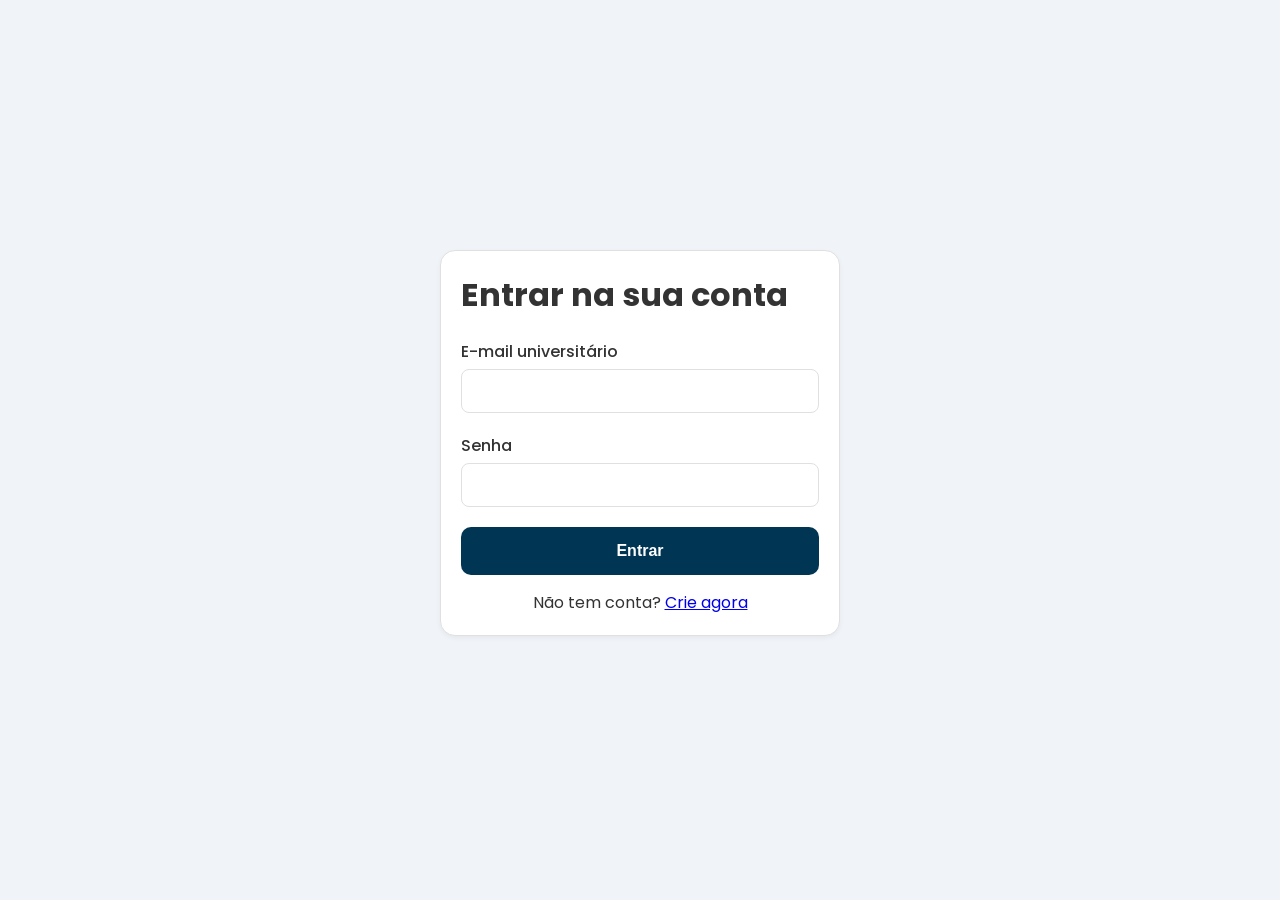
<file: index.html>
<!DOCTYPE html>
<html lang="pt-BR">
<head>
    <meta charset="UTF-8">
    <meta name="viewport" content="width=device-width, initial-scale=1.0">
    <title>Login</title>
    <link rel="stylesheet" href="css/style.css">
</head>
<body class="auth-body">
    <div class="auth-container card">
        <h1>Entrar na sua conta</h1>
        <form id="login-form" style="margin-top: 20px;">
            <div class="form-group">
                <label for="email">E-mail universitário</label>
                <input type="email" id="email" required>
            </div>
            <div class="form-group">
                <label for="password">Senha</label>
                <input type="password" id="password" required>
            </div>
            <button type="submit" class="btn btn-primary">Entrar</button>
            <p id="error-message" style="color: red; text-align: center; margin-top: 10px;"></p>
            <p style="text-align: center; margin-top: 15px;">
                Não tem conta? <a href="cadastro.html">Crie agora</a>
            </p>
        </form>
    </div>
    <script src="js/main.js"></script>
</body>
</html>
</file>
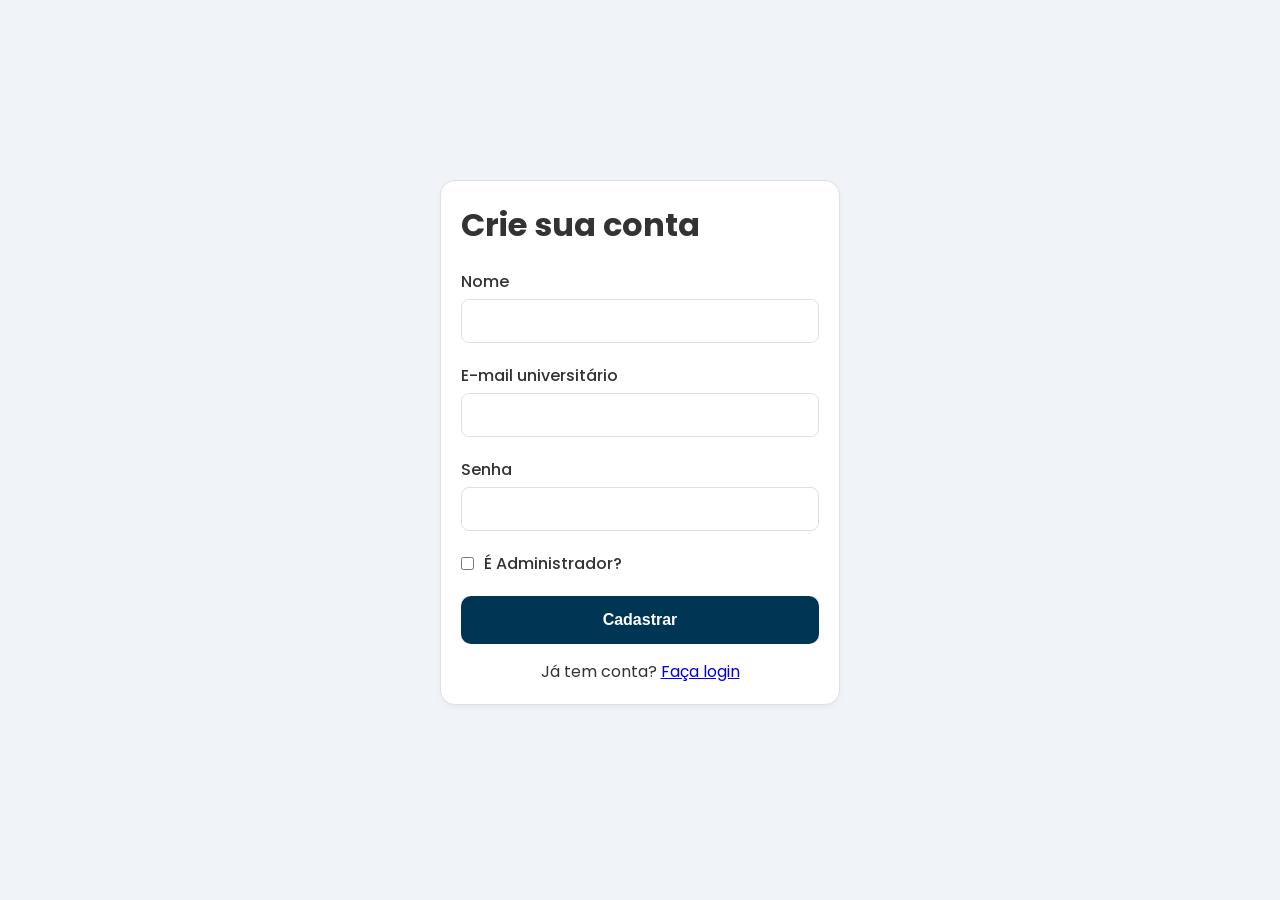
<file: cadastro.html>
<!DOCTYPE html>
<html lang="pt-BR">
<head>
    <meta charset="UTF-8">
    <meta name="viewport" content="width=device-width, initial-scale=1.0">
    <title>Cadastro</title>
    <link rel="stylesheet" href="css/style.css">
</head>
<body class="auth-body">
    <div class="auth-container card">
        <h1>Crie sua conta</h1>
        <form id="register-form" style="margin-top: 20px;">
            <div class="form-group">
                <label for="name">Nome</label>
                <input type="text" id="name" required>
            </div>
            <div class="form-group">
                <label for="email">E-mail universitário</label>
                <input type="email" id="email" required>
            </div>
            <div class="form-group">
                <label for="password">Senha</label>
                <input type="password" id="password" required>
            </div>
            <div class="form-group" style="display: flex; align-items: center; gap: 10px;">
                <input type="checkbox" id="is-admin" style="width: auto;">
                <label for="is-admin" style="margin-bottom: 0;">É Administrador?</label>
            </div>
            <button type="submit" class="btn btn-primary">Cadastrar</button>
            <p id="error-message" style="color: red; text-align: center; margin-top: 10px;"></p>
            <p style="text-align: center; margin-top: 15px;">
                Já tem conta? <a href="index.html">Faça login</a>
            </p>
        </form>
    </div>
    <script src="js/main.js"></script>
</body>
</html>
</file>
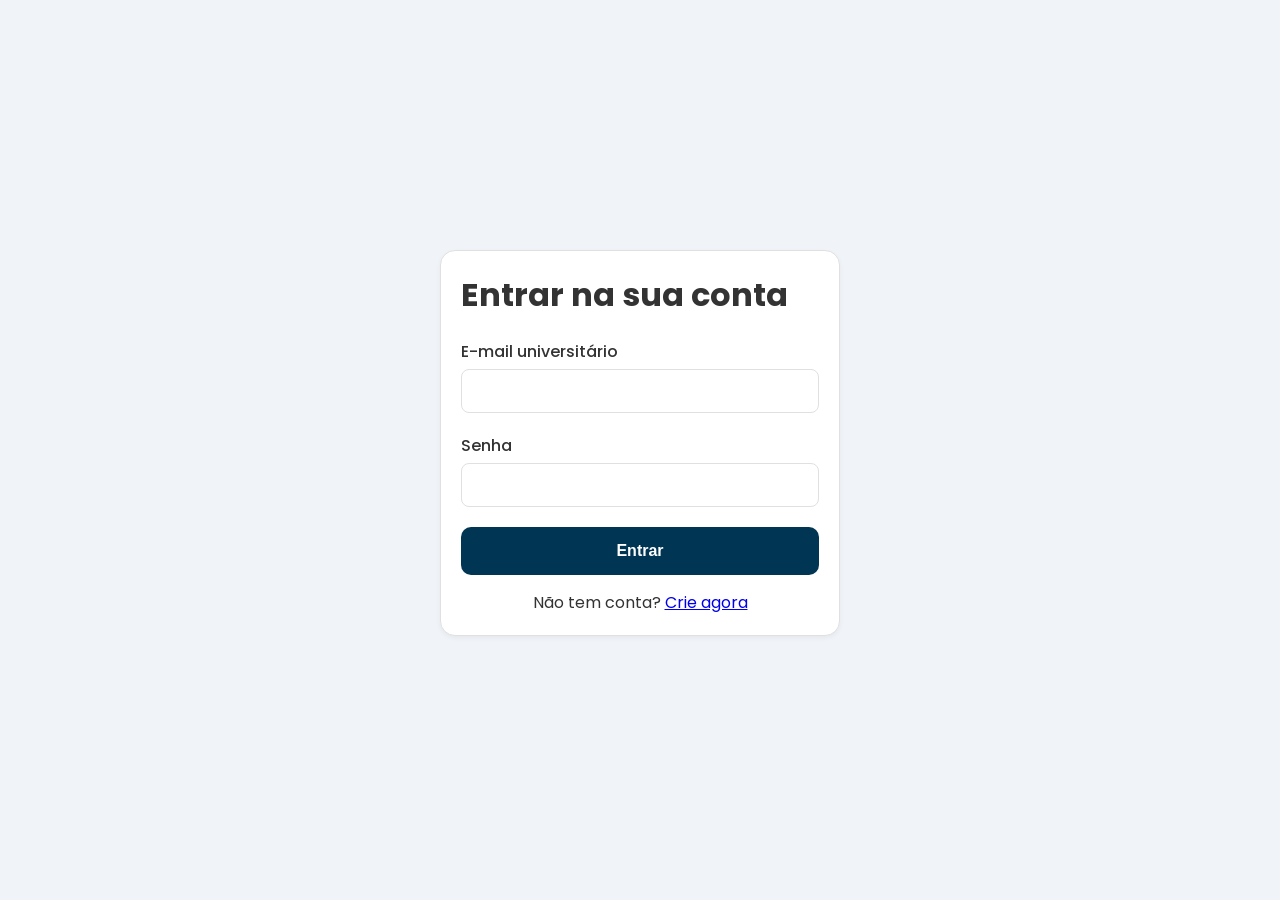
<file: favoritos.html>
<!DOCTYPE html>
<html lang="pt-BR">
<head>
    <meta charset="UTF-8">
    <meta name="viewport" content="width=device-width, initial-scale=1.0">
    <title>Favoritos</title>
    <link rel="stylesheet" href="css/style.css">
    <link href="https://fonts.googleapis.com/icon?family=Material+Icons" rel="stylesheet">
</head>
<body>
    <div class="mobile-container">
        <header class="header">
            <a href="cardapio.html" class="icon material-icons" style="color: white; text-decoration: none;">arrow_back</a>
            <h1><span class="material-icons icon-chef">favorite</span> Favoritos</h1>
            <div></div>
        </header>
        <main class="main-content">
            <h2 class="page-title">Meus Favoritos</h2>
            <div id="favorites-container">
            </div>
            <button type="button" class="btn btn-primary" style="margin-top: 20px;">Adicionar ao Carrinho</button>
        </main>
    </div>
    <script src="js/main.js"></script>
</body>
</html>
</file>
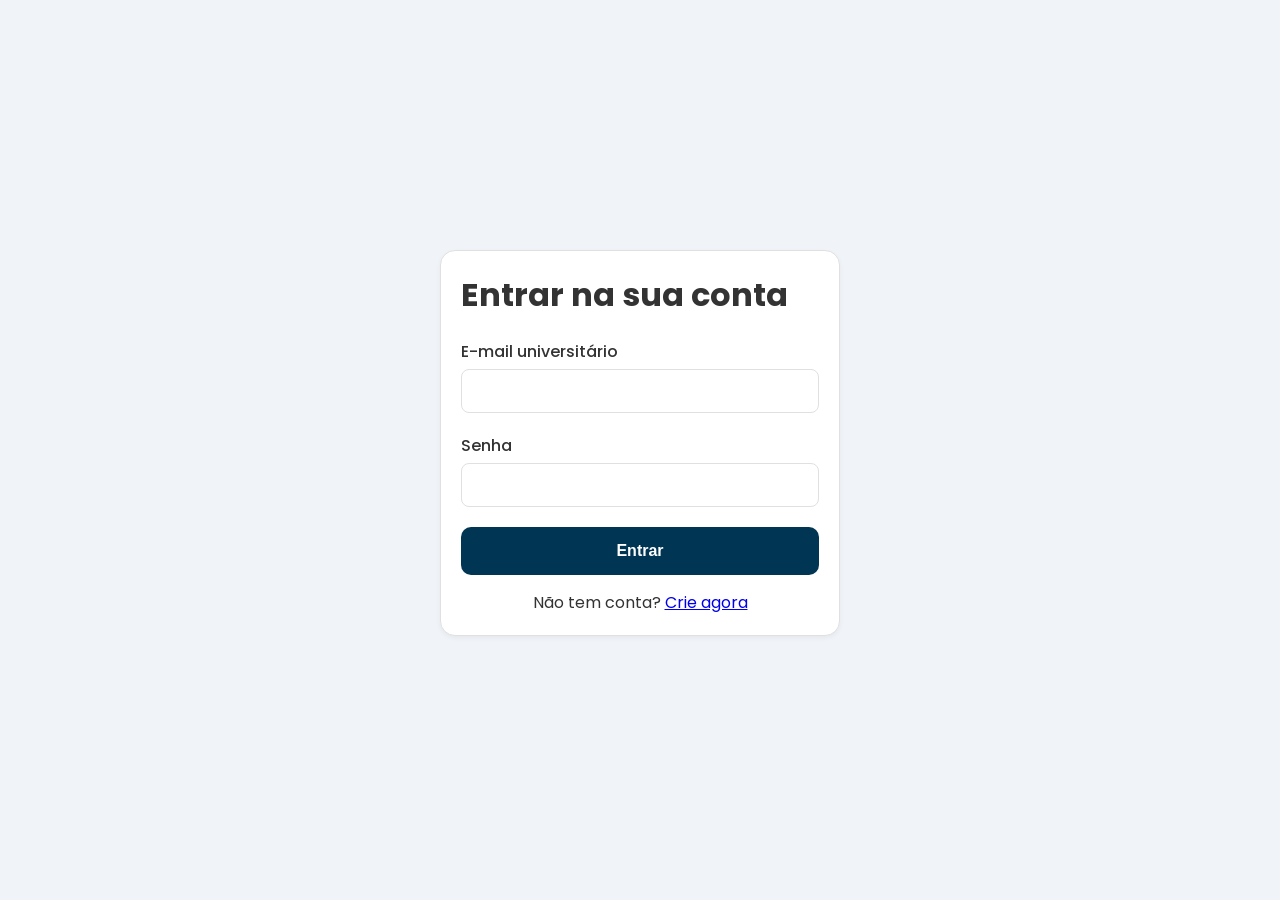
<file: historico.html>
<!DOCTYPE html>
<html>
<head>
    <title>Histórico de Pedidos</title>
    <link rel="stylesheet" href="css/style.css">
    <link href="https://fonts.googleapis.com/icon?family=Material+Icons" rel="stylesheet">
</head>
<body>
    <div class="mobile-container">
        <header class="header">
            <a href="cardapio.html" class="icon material-icons" style="color: white; text-decoration: none;">arrow_back</a>
            <h1>Histórico de Pedidos</h1>
            <div></div>
        </header>
        <main class="main-content">
            <div id="history-container">
            </div>
        </main>
    </div>
    <script src="js/main.js"></script>
</body>
</html>
</file>
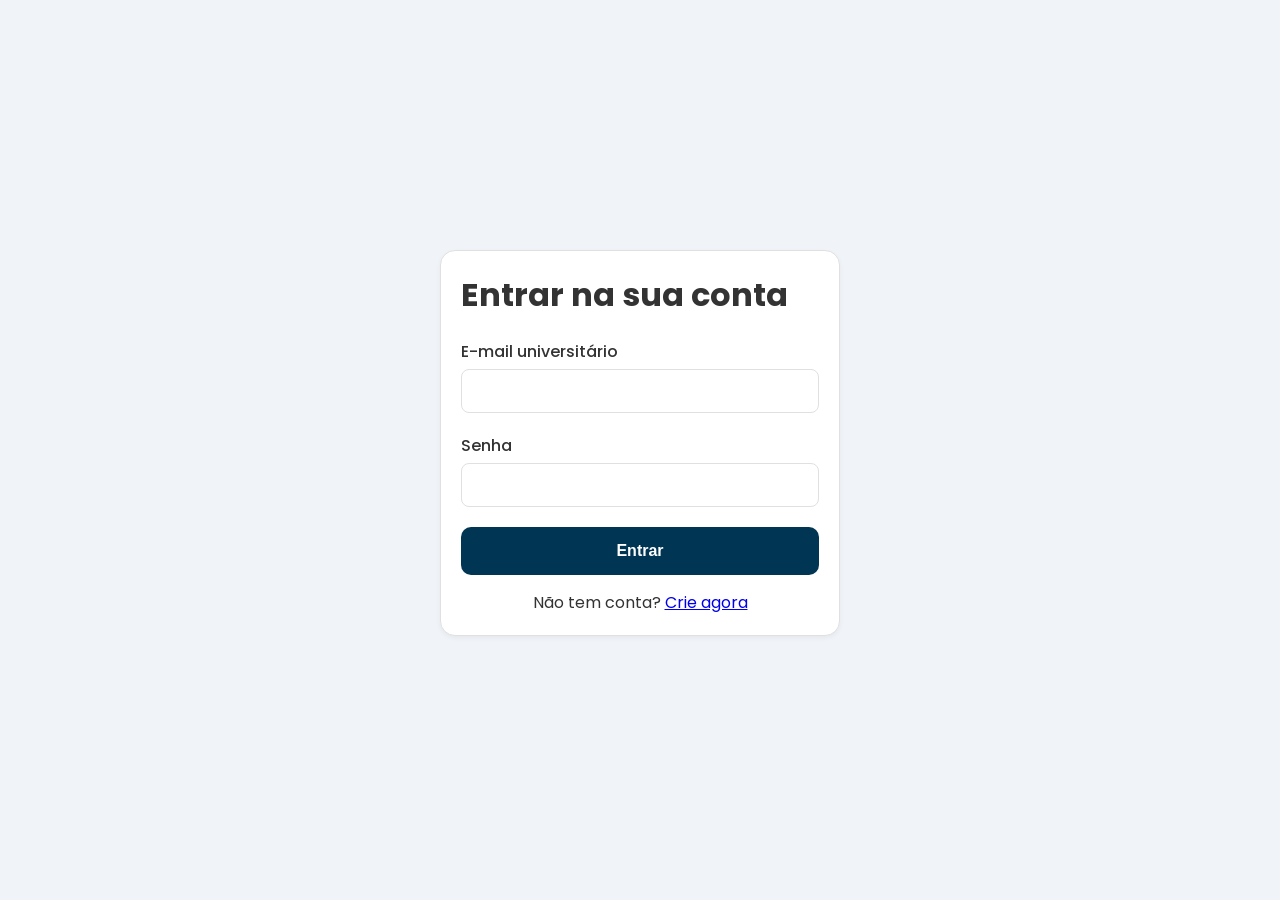
<file: meu-pedido.html>
<!DOCTYPE html>
<html lang="pt-BR">
<head>
    <meta charset="UTF-8">
    <meta name="viewport" content="width=device-width, initial-scale=1.0">
    <title>Meu Pedido</title>
    <link rel="stylesheet" href="css/style.css">
    <link href="https://fonts.googleapis.com/icon?family=Material+Icons" rel="stylesheet">
</head>
<body>
    <div class="mobile-container">
        <header class="header">
            <a href="cardapio.html" class="icon material-icons" style="color: white; text-decoration: none;">arrow_back</a>
            <h1>Meu Pedido</h1>
            <div></div>
        </header>
        <main class="main-content">
            <h2 class="page-title">Itens do Pedido</h2>

            <div id="cart-items-container">
            </div>

            <div class="card" style="margin-top: 30px;">
                <h2 class="page-title">Total do Pedido</h2>
                <div style="display: flex; justify-content: space-between; margin-bottom: 10px;">
                    <span>Subtotal:</span>
                    <strong id="subtotal-value">R$ 0,00</strong>
                </div>
                <div style="display: flex; justify-content: space-between; margin-bottom: 15px;">
                    <span>Taxa de Serviço (10%):</span>
                    <strong id="tax-value">R$ 0,00</strong>
                </div>
                <div style="display: flex; justify-content: space-between; font-size: 20px;">
                    <span>Total:</span>
                    <strong id="total-value">R$ 0,00</strong>
                </div>
            </div>

            <a href="pagamento.html" class="btn btn-primary" style="margin-top: 20px;">Finalizar Compra</a>
        </main>
    </div>
    <script src="js/main.js"></script>
</body>
</html>
</file>
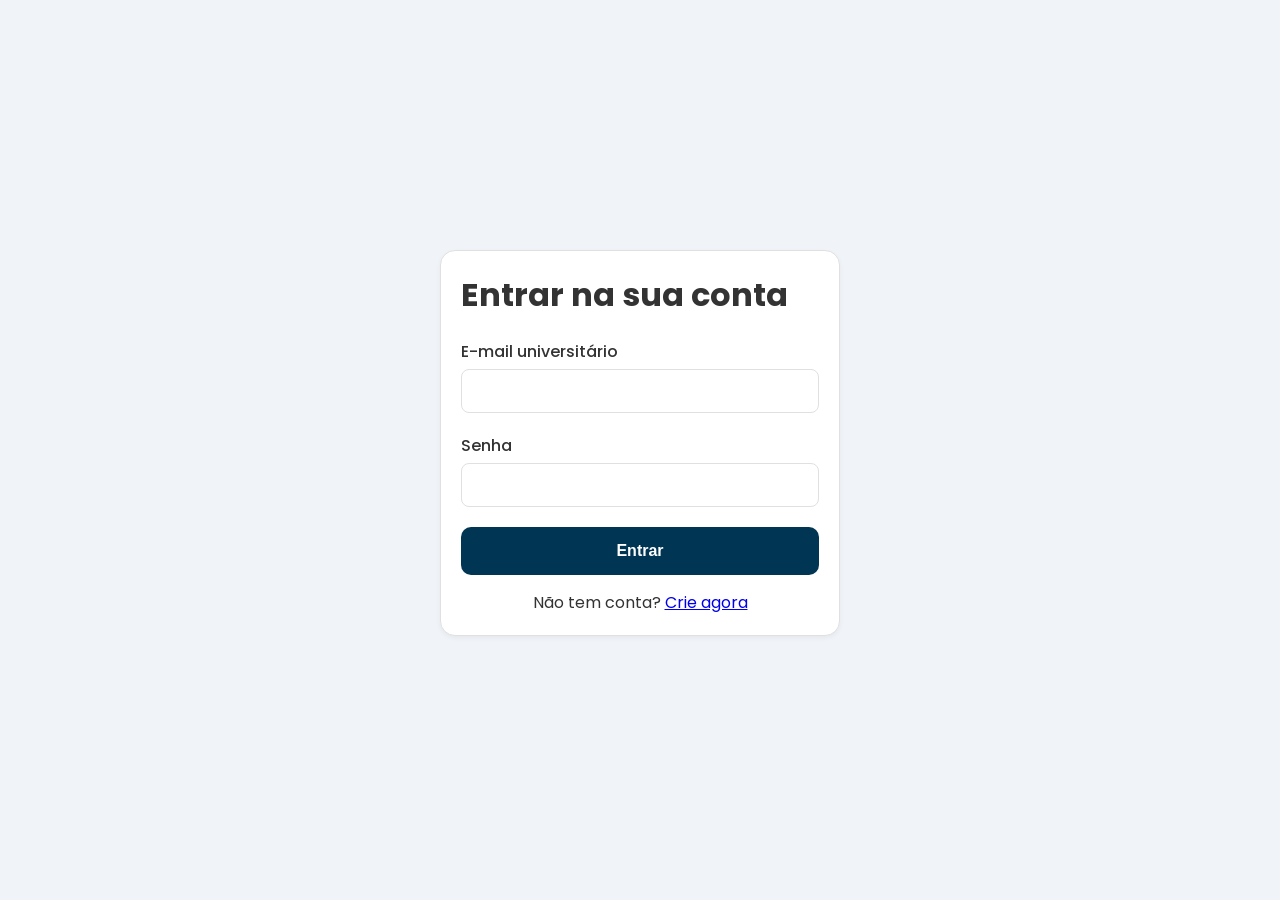
<file: notificacoes.html>
<!DOCTYPE html>
<html>
<head>
    <title>Notificações</title>
    <link rel="stylesheet" href="css/style.css">
    <link href="https://fonts.googleapis.com/icon?family=Material+Icons" rel="stylesheet">
</head>
<body>
    <div class="mobile-container">
        <header class="header">
            <a href="cardapio.html" class="icon material-icons" style="color: white; text-decoration: none;">arrow_back</a>
            <h1>Notificações</h1>
            <div></div>
        </header>
        <main class="main-content">
            <h2 class="page-title">Alertas Recentes</h2>
            <div id="notifications-container">
            </div>
            <h2 class="page-title" style="margin-top: 30px;">Preferências</h2>
            <div class="card" style="display: flex; justify-content: space-between; align-items: center;">
                <span>Promoções e Ofertas</span>
                <label class="switch"><input type="checkbox" checked><span class="slider"></span></label>
            </div>
            <div class="card" style="display: flex; justify-content: space-between; align-items: center;">
                <span>Novos Itens e Cardápio</span>
                <label class="switch"><input type="checkbox"><span class="slider"></span></label>
            </div>
        </main>
    </div>
    <script src="js/main.js"></script>
</body>
</html>
</file>
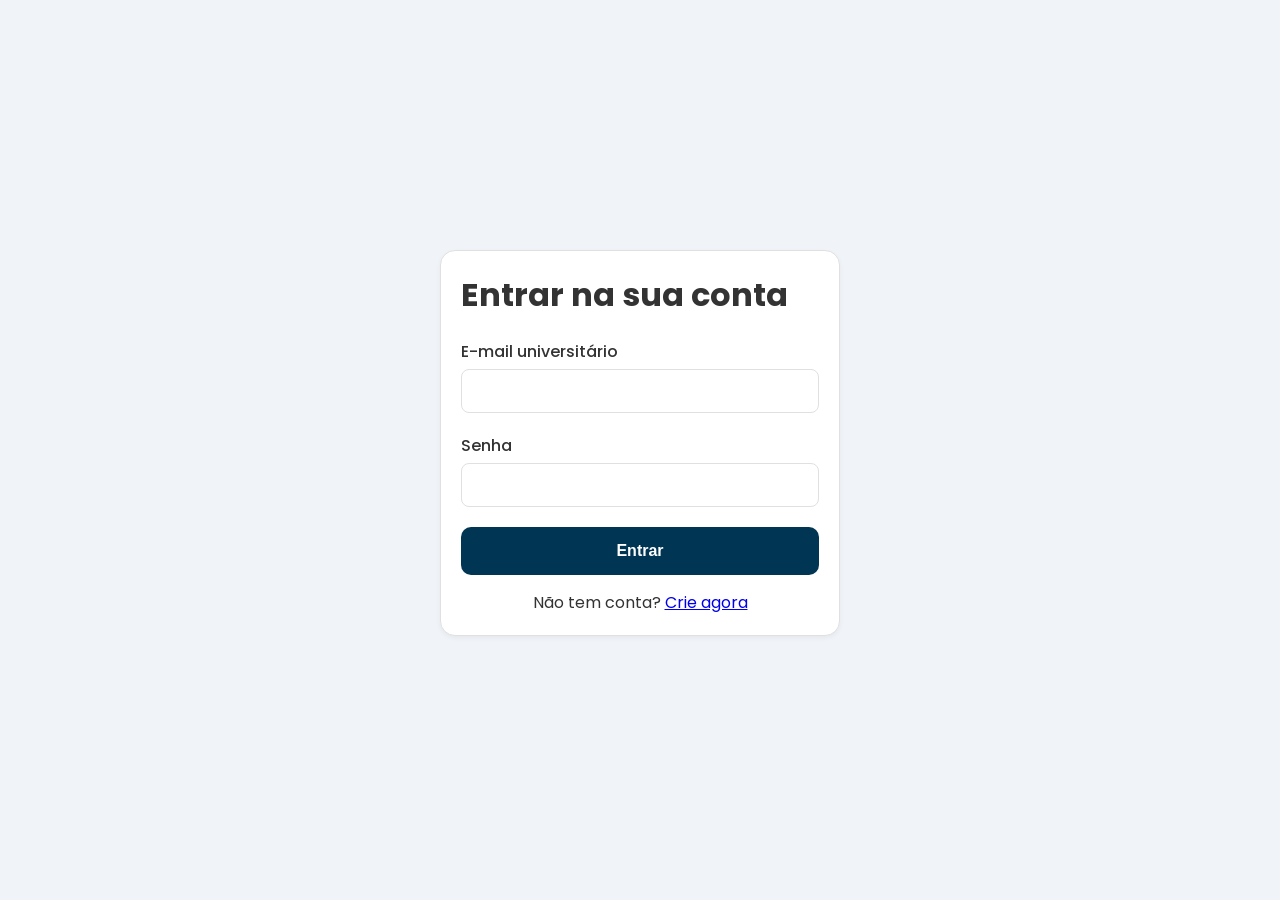
<file: pagamento.html>
<!DOCTYPE html>
<html lang="pt-BR">
<head>
    <title>Pagamento</title>
    <link rel="stylesheet" href="css/style.css">
    <link href="https://fonts.googleapis.com/icon?family=Material+Icons" rel="stylesheet">
</head>
<body>
    <div class="mobile-container">
        <header class="header">
            <a href="meu-pedido.html" class="icon material-icons" style="color: white; text-decoration: none;">arrow_back</a>
            <h1>Pagamento</h1>
            <div></div>
        </header>
        <main class="main-content">
            <h2 class="page-title">Métodos de Pagamento</h2>
            <div class="tabs">
                <button class="tab-button active">Cartão de Crédito/Débito</button>
                <button class="tab-button">PIX</button>
            </div>
            <form>
                <div class="form-group">
                    <label>Nome no Cartão</label><input type="text">
                </div>
                <div class="form-group">
                    <label>Número do Cartão</label><input type="text">
                </div>
                <div style="display: flex; gap: 15px;">
                    <div class="form-group" style="flex: 1;">
                        <label>Validade (MM/AA)</label><input type="text">
                    </div>
                    <div class="form-group" style="flex: 1;">
                        <label>CVV</label><input type="text">
                    </div>
                </div>
            </form>
            <button type="button" class="btn btn-primary btn-finish-purchase" style="margin-top: 20px;">Pagar com Cartão</button>
        </main>
    </div>
    <script src="js/main.js"></script>
</body>
</html>
</file>
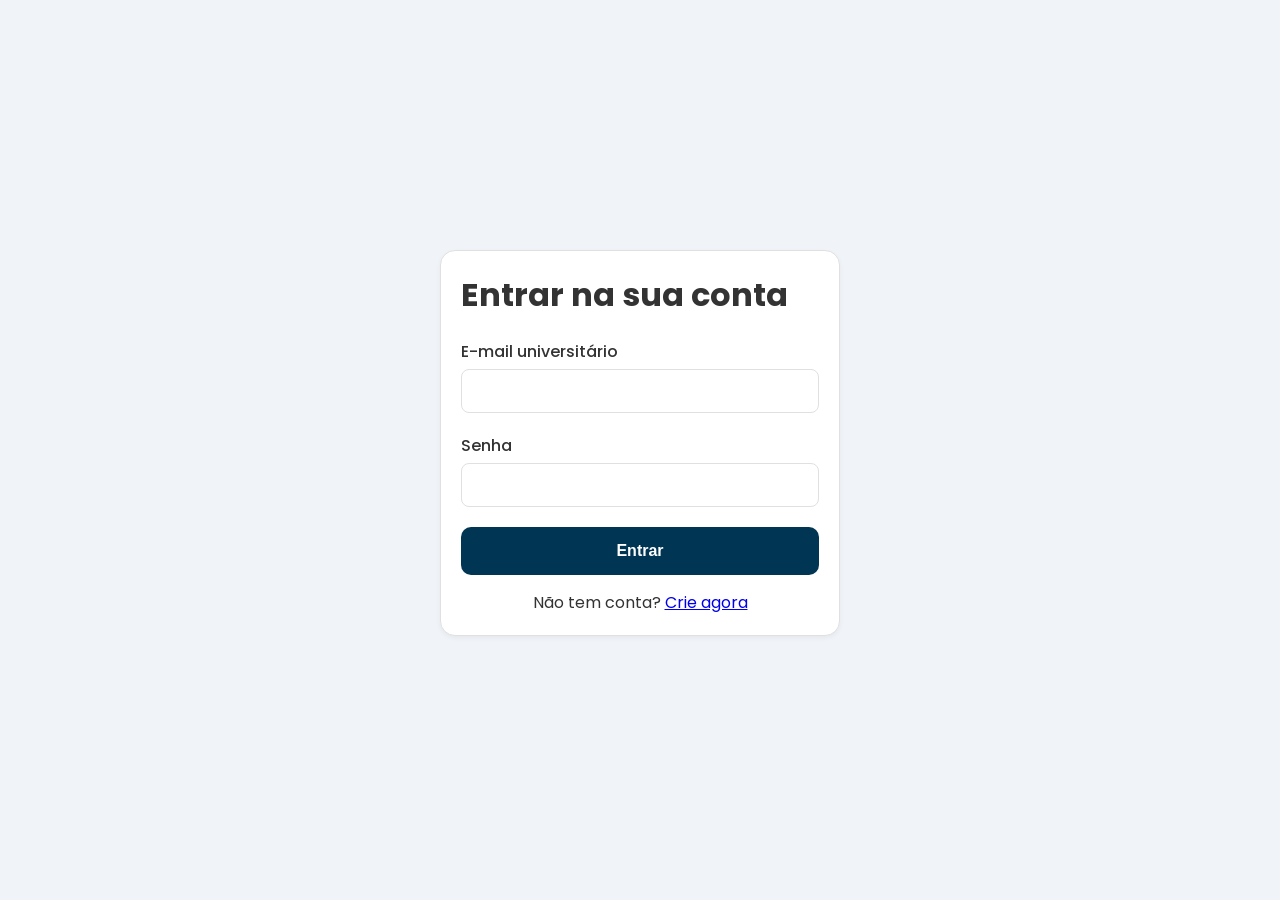
<file: perfil.html>
<!DOCTYPE html>
<html lang="pt-BR">
<head>
    <meta charset="UTF-8">
    <meta name="viewport" content="width=device-width, initial-scale=1.0">
    <title>Dados Pessoais</title>
    <link rel="stylesheet" href="css/style.css">
    <link href="https://fonts.googleapis.com/icon?family=Material+Icons" rel="stylesheet">
</head>
<body>
    <div class="mobile-container">
        <header class="header">
            <a href="cardapio.html" class="icon material-icons" style="color: white; text-decoration: none;">arrow_back</a>
            <h1><span class="material-icons icon-chef">person</span> Dados Pessoais</h1>
            <div></div>
        </header>
        <main class="main-content">
            <h2 class="page-title">Editar seus dados</h2>
            <form>
                <div class="form-group">
                    <label>Nome</label>
                    <input type="text" value="">
                </div>
                <div class="form-group">
                    <label>E-mail universitário</label>
                    <input type="email" value="" readonly>
                </div>
                <div class="form-group">
                    <label>Senha</label>
                    <input type="password" value="********">
                </div>
                
                <button type="button" style="background: none; border: none; padding: 0; text-decoration: none; color: var(--secondary-color); font-weight: 500; cursor: pointer; font-size: 16px;">Mudar senha</button>
                
                <button type="button" class="btn btn-primary btn-save" style="margin-top: 20px;">Salvar alterações</button>
                <button id="logout-button" class="btn" style="background-color: var(--danger-color); color: white; margin-top: 10px;">
                    Sair (Logout)
                </button>
            </form>
        </main>

        <nav class="bottom-nav">
            <a href="cardapio.html" class="nav-item" id="nav-cardapio">
                <span class="material-icons">restaurant_menu</span>
                <span>Cardápio</span>
            </a>
            <a href="favoritos.html" class="nav-item" id="nav-favoritos">
                <span class="material-icons">favorite</span>
                <span>Favoritos</span>
            </a>
            <a href="historico.html" class="nav-item" id="nav-historico">
                <span class="material-icons">history</span>
                <span>Histórico</span>
            </a>
            <a href="perfil.html" class="nav-item" id="nav-perfil">
                <span class="material-icons">person</span>
                <span>Perfil</span>
            </a>
        </nav>
    </div>
    <script src="js/main.js"></script>
</body>
</html>
</file>
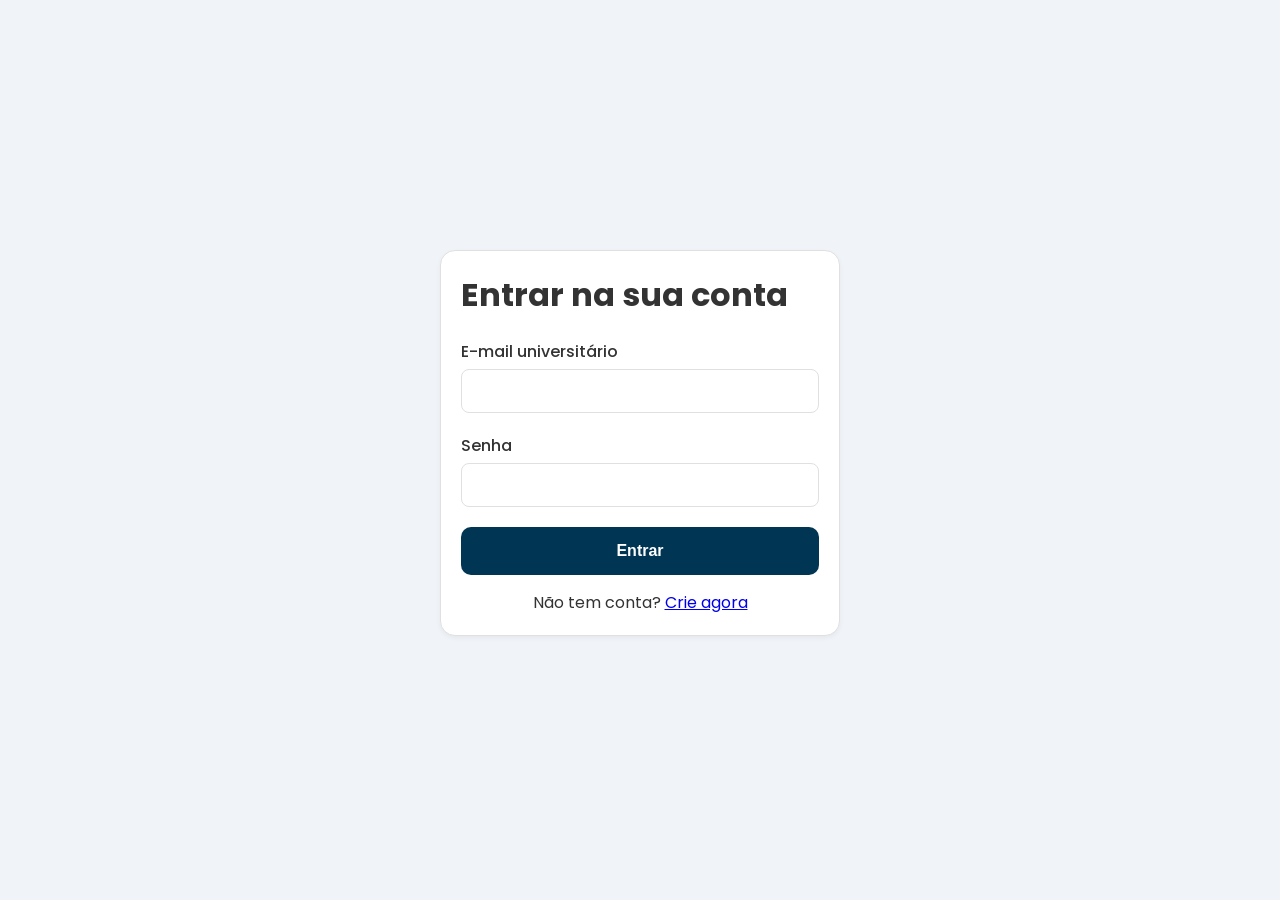
<file: recompensas.html>
<!DOCTYPE html>
<html lang="pt-BR">
<head>
    <meta charset="UTF-8">
    <meta name="viewport" content="width=device-width, initial-scale=1.0">
    <title>Sistema de Recompensas</title>
    <link rel="stylesheet" href="css/style.css">
    <link href="https://fonts.googleapis.com/icon?family=Material+Icons" rel="stylesheet">
</head>
<body>
    <div class="mobile-container">
        <header class="header">
            <a href="cardapio.html" class="icon material-icons" style="color: white; text-decoration: none;">arrow_back</a>
            <h1><span class="material-icons icon-chef">military_tech</span> Sistema de Recompensas</h1>
            <div></div>
        </header>
        <main class="main-content">
            <div class="card" style="background-color: var(--primary-color); color: white; text-align: center;">
                <h2 style="font-size: 32px; font-weight: 700;">1.250</h2>
                <p>Pontos acumulados</p>
            </div>

            <h2 class="page-title" style="margin-top: 20px;">Troque seus pontos</h2>
            <div id="rewards-container">
            </div>

            <div class="card" style="margin-top: 20px; text-align: center;">
                <a href="historico.html" style="text-decoration: none; color: var(--text-color); font-weight: 600;">
                    <span class="material-icons" style="vertical-align: middle;">calendar_today</span>
                    Histórico de pontos
                </a>
            </div>
        </main>
    </div>
    <script src="js/main.js"></script>
</body>
</html>
</file>
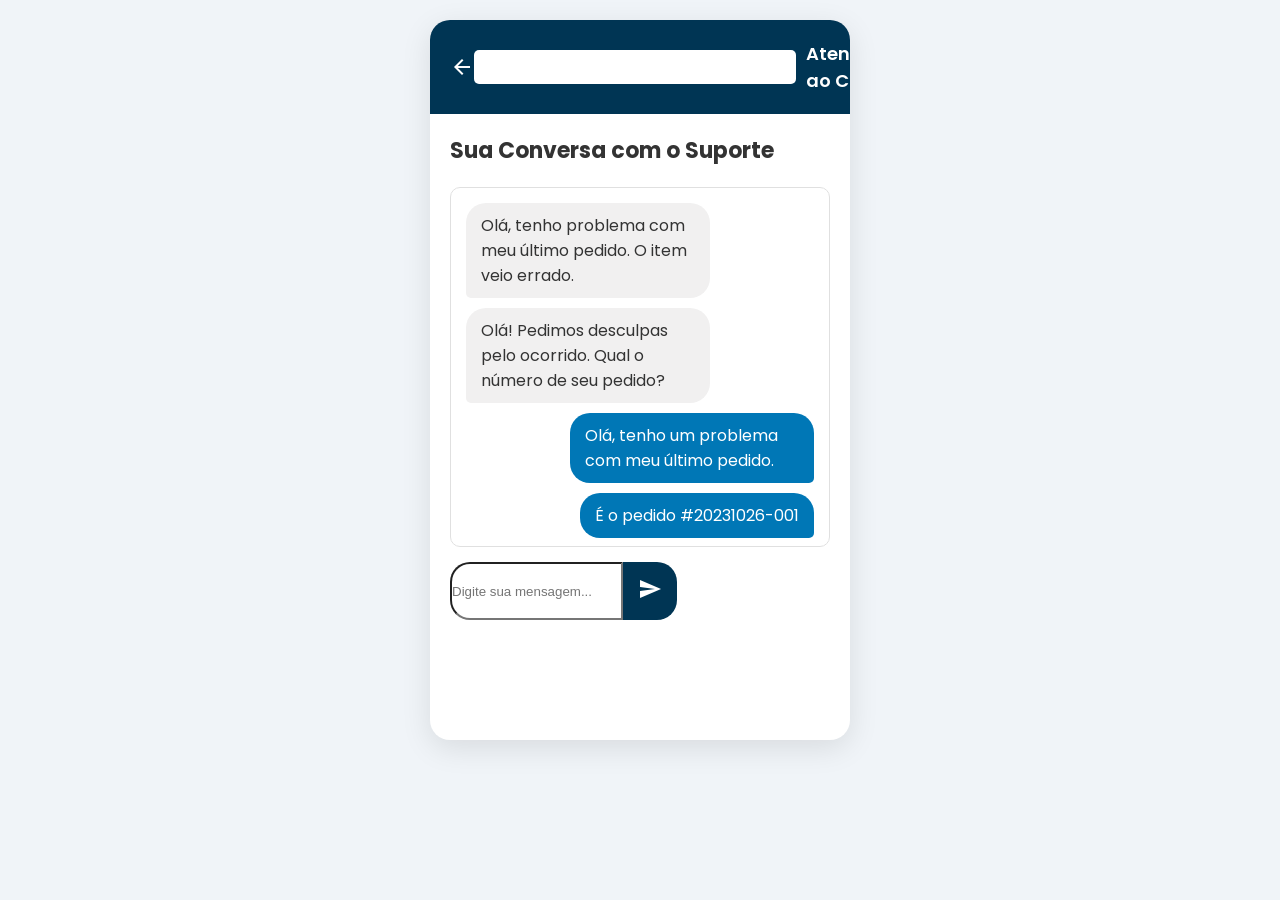
<file: suporte.html>
<!DOCTYPE html>
<html lang="pt-BR">
<head>
    <meta charset="UTF-8">
    <meta name="viewport" content="width=device-width, initial-scale=1.0">
    <title>Atendimento ao Cliente</title>
    <link rel="stylesheet" href="css/style.css">
    <link href="https://fonts.googleapis.com/icon?family=Material+Icons" rel="stylesheet">
    <style>
        .chat-box {
            height: 40vh;
            overflow-y: auto;
            border: 1px solid var(--border-color);
            border-radius: 10px;
            padding: 15px;
            display: flex;
            flex-direction: column;
            gap: 10px;
        }
        .chat-message {
            padding: 10px 15px;
            border-radius: 20px;
            max-width: 70%;
            word-wrap: break-word;
        }
        .user-message {
            background-color: var(--secondary-color);
            color: white;
            align-self: flex-end;
            border-bottom-right-radius: 5px;
        }
        .support-message {
            background-color: #f1f0f0;
            color: var(--text-color);
            align-self: flex-start;
            border-bottom-left-radius: 5px;
        }
        .chat-input {
            display: flex;
            margin-top: 15px;
        }
    </style>
</head>
<body>
    <div class="mobile-container">
        <header class="header">
            <a href="cardapio.html" class="icon material-icons" style="color: white; text-decoration: none;">arrow_back</a>
            <h1><span class="material-icons icon-chef">support_agent</span> Atendimento ao Cliente</h1>
            <div></div>
        </header>
        <main class="main-content">
            <h2 class="page-title">Sua Conversa com o Suporte</h2>
            <div class="chat-box">
                <div class="chat-message support-message">Olá, tenho problema com meu último pedido. O item veio errado.</div>
                <div class="chat-message support-message">Olá! Pedimos desculpas pelo ocorrido. Qual o número de seu pedido?</div>
                <div class="chat-message user-message">Olá, tenho um problema com meu último pedido.</div>
                <div class="chat-message user-message">É o pedido #20231026-001</div>
            </div>
            <div class="chat-input">
                <input type="text" placeholder="Digite sua mensagem..." style="border-radius: 20px 0 0 20px;">
                <button type="button" class="btn btn-primary" style="width: auto; border-radius: 0 20px 20px 0;">
                    <span class="material-icons">send</span>
                </button>
            </div>
        </main>
    </div>
</body>
</html>
</file>
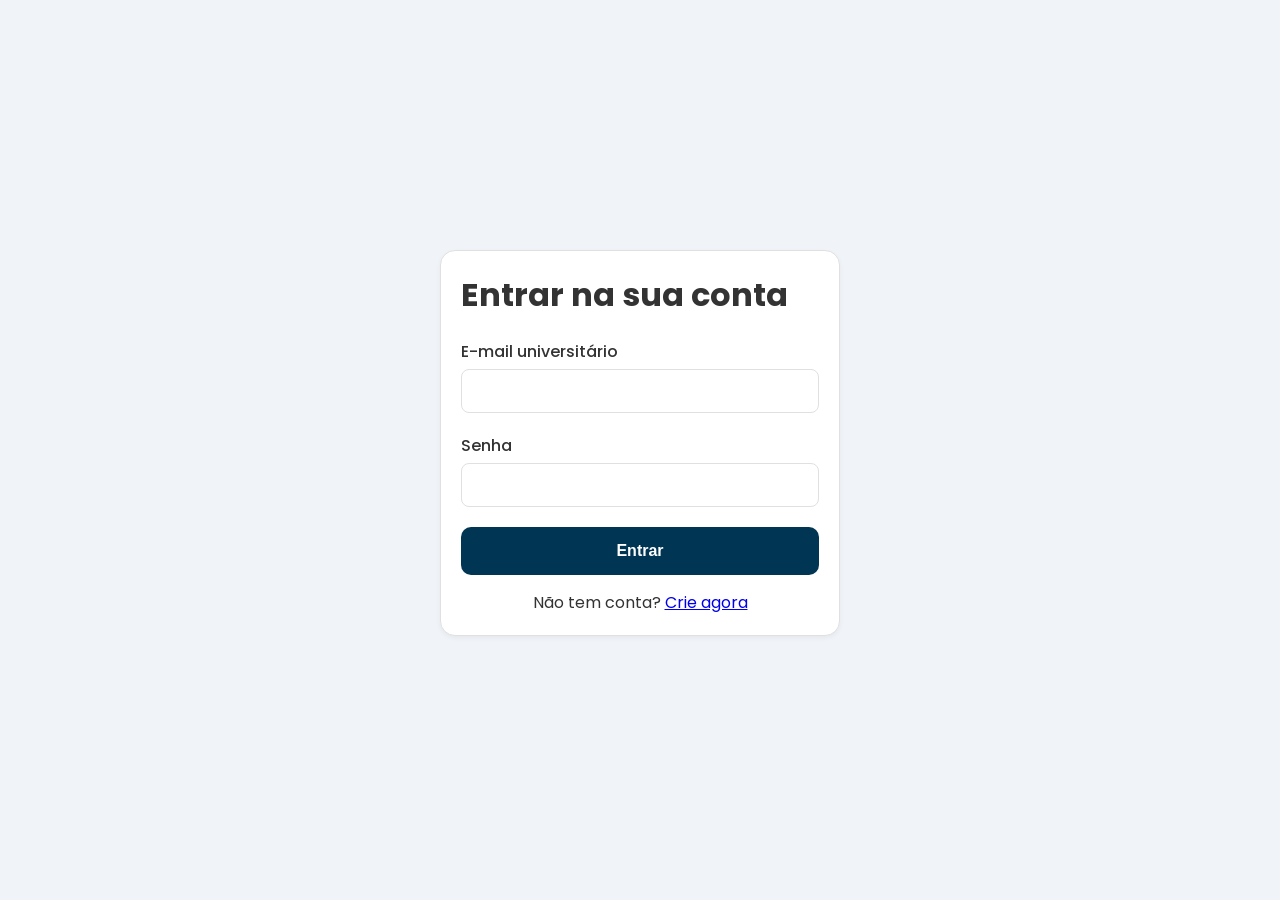
<file: admin/admin-estoque.html>
<!DOCTYPE html>
<html lang="pt-BR">
<head>
    <title>Admin - Controle de Estoque</title>
    <link rel="stylesheet" href="../css/style.css">
    <link href="https://fonts.googleapis.com/icon?family=Material+Icons" rel="stylesheet">
</head>
<body>
    <div class="mobile-container">
        <header class="header">
            <a href="../cardapio.html" class="icon material-icons" style="color: white; text-decoration: none;">arrow_back</a>
            <h1>Controle de Estoque</h1>
            <div></div>
        </header>
        <main class="main-content">
            <div class="tabs">
                <button class="tab-button active">Adicionar Item</button>
                <button class="tab-button">Remover Item</button>
                <button class="tab-button">Importar CSV</button>
            </div>
            <h2 class="page-title" style="margin-top: 20px;">Itens em Estoque</h2>
            <table class="data-table">
                <thead>
                    <tr>
                        <th>Item</th>
                        <th>Qtd.</th>
                        <th>Status</th>
                    </tr>
                </thead>
                <tbody id="stock-table-body">
                </tbody>
            </table>
            <button type="button" class="btn btn-primary btn-save" style="margin-top: 20px;">Salvar Alterações</button>
        </main>
    </div>
    <script src="../js/main.js"></script>
</body>
</html>
</file>
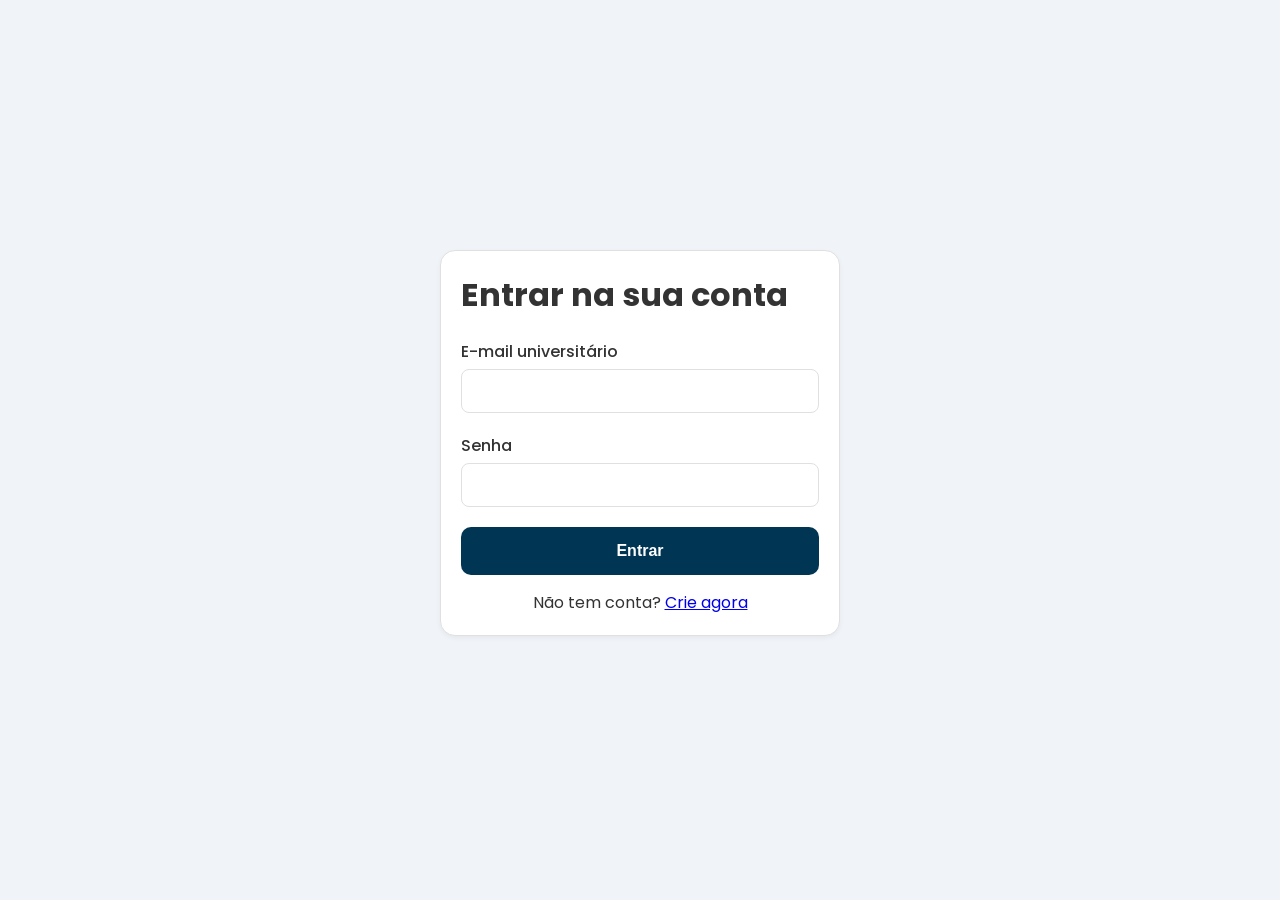
<file: admin/admin-ingredientes.html>
<!DOCTYPE html>
<html lang="pt-BR">
<head>
    <meta charset="UTF-8">
    <meta name="viewport" content="width=device-width, initial-scale=1.0">
    <title>Admin - Ingredientes</title>
    <link rel="stylesheet" href="../css/style.css">
    <link href="https://fonts.googleapis.com/icon?family=Material+Icons" rel="stylesheet">
</head>
<body>
    <div class="mobile-container">
        <header class="header">
            <a href="../cardapio.html" class="icon material-icons" style="color: white; text-decoration: none;">arrow_back</a>
            <h1>Controle de Ingredientes</h1>
            <div></div>
        </header>
        <main class="main-content">
            <h2 class="page-title">Lista de Ingredientes</h2>
            <div style="overflow-x: auto;">
                <table class="data-table" id="ingredients-table">
                    <thead>
                        <tr>
                            <th>Ingrediente</th>
                            <th>Fornecedor</th>
                            <th>Última Compra</th>
                            <th>Qtd. Recebida</th>
                        </tr>
                    </thead>
                    <tbody id="ingredients-table-body">
                    </tbody>
                </table>
            </div>

            <h2 class="page-title" style="margin-top: 30px;">Histórico de Compras e Entregas</h2>
            <div style="overflow-x: auto;">
                <table class="data-table" id="purchases-table">
                    <thead>
                        <tr>
                            <th>Data</th>
                            <th>Fornecedor</th>
                            <th>Ingrediente</th>
                            <th>Quantidade</th>
                            <th>Valor Total</th>
                        </tr>
                    </thead>
                    <tbody id="purchases-table-body">
                    </tbody>
                </table>
            </div>
            <div style="display: flex; gap: 10px; margin-top: 20px;">
                <button type="button" class="btn btn-primary btn-save">Salvar Alterações</button>
                <button type="button" class="btn btn-secondary">Novo Ingrediente</button>
            </div>
        </main>
    </div>
    <script src="../js/main.js"></script>
</body>
</html>
</file>
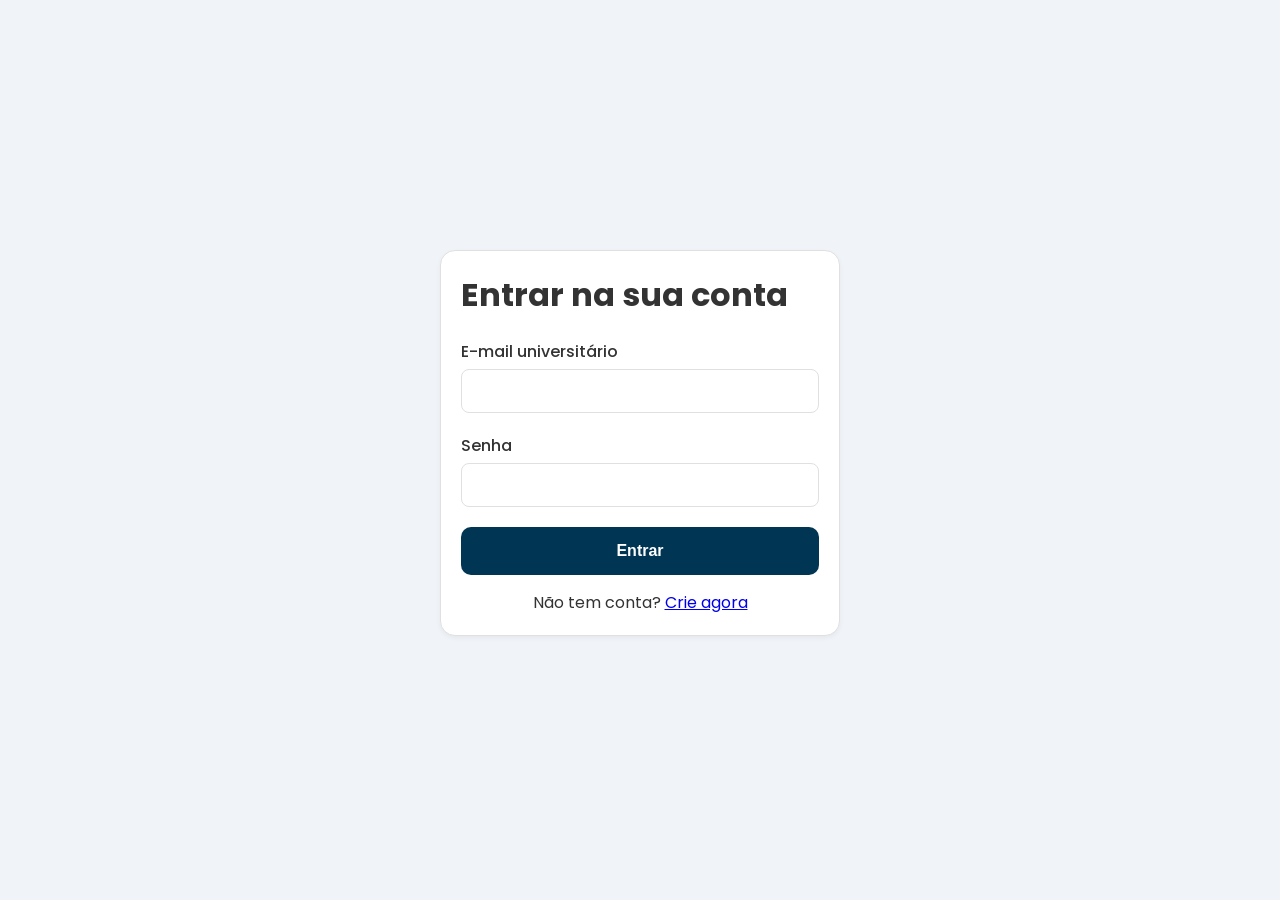
<file: admin/admin-permissoes.html>
<!DOCTYPE html>
<html lang="pt-BR">
<head>
    <meta charset="UTF-8">
    <meta name="viewport" content="width=device-width, initial-scale=1.0">
    <title>Admin - Permissões</title>
    <link rel="stylesheet" href="../css/style.css">
    <link href="https://fonts.googleapis.com/icon?family=Material+Icons" rel="stylesheet">
</head>
<body>
    <div class="mobile-container">
        <header class="header">
            <a href="../cardapio.html" class="icon material-icons" style="color: white; text-decoration: none;">arrow_back</a>
            <h1>Gestão e Permissões</h1>
            <div></div>
        </header>
        <main class="main-content">
            <h2 class="page-title">Lista de Usuários</h2>
            <div id="users-list-container" class="card">
            </div>

            <h2 class="page-title" style="margin-top: 30px;">Funcionalidades do Sistema</h2>
            <div id="permissions-list-container" class="card">
            </div>

            <div style="display: flex; gap: 10px; margin-top: 20px;">
                <button type="button" class="btn btn-primary btn-save">Salvar Alterações</button>
                <button type="button" class="btn btn-secondary">Adicionar Novo Usuário</button>
            </div>
        </main>
    </div>
    <script src="../js/main.js"></script>
</body>
</html>
</file>
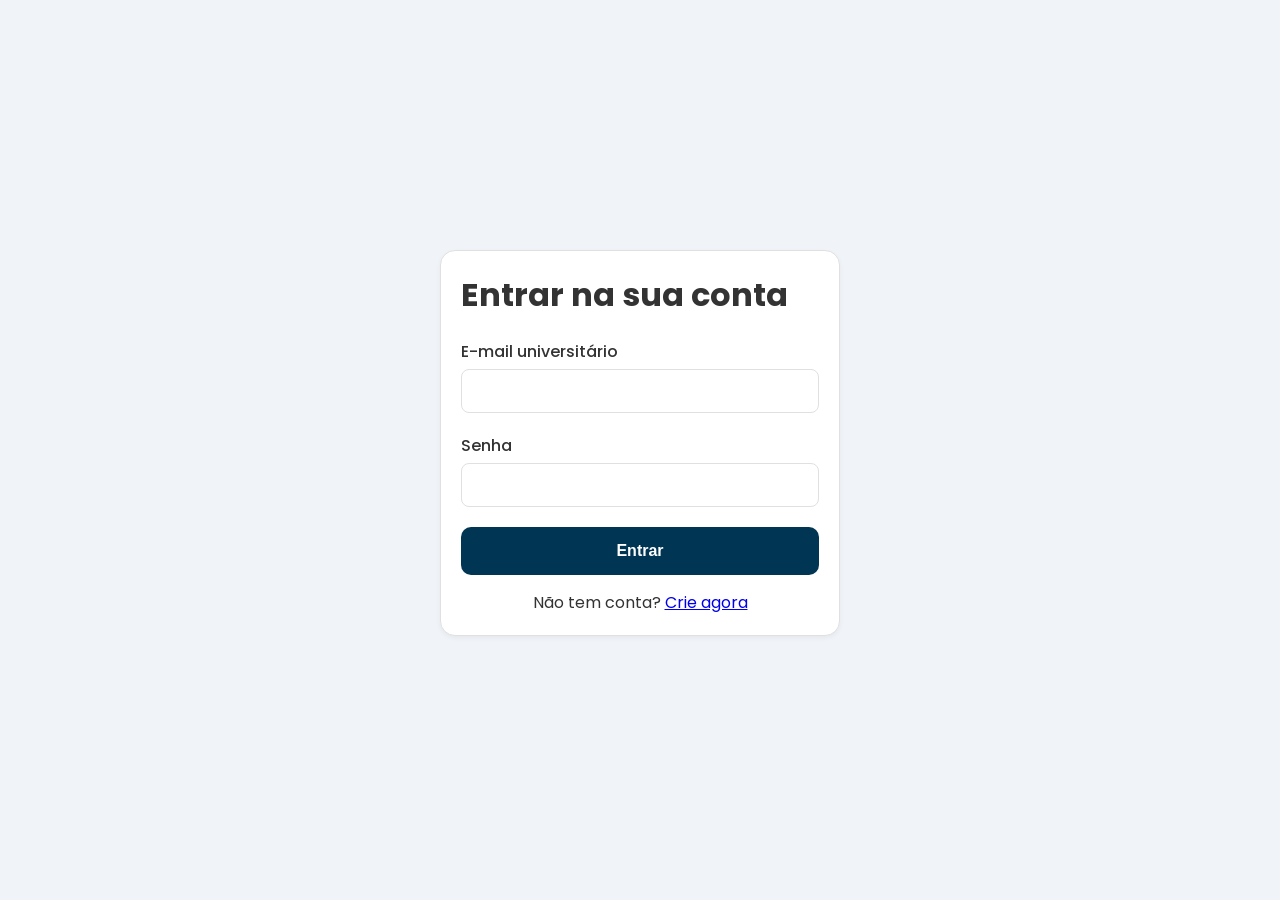
<file: admin/admin-promocoes.html>
<!DOCTYPE html>
<html lang="pt-BR">
<head>
    <meta charset="UTF-8">
    <meta name="viewport" content="width=device-width, initial-scale=1.0">
    <title>Admin - Promoções</title>
    <link rel="stylesheet" href="../css/style.css">
    <link href="https://fonts.googleapis.com/icon?family=Material+Icons" rel="stylesheet">
</head>
<body>
    <div class="mobile-container">
        <header class="header">
            <a href="../cardapio.html" class="icon material-icons" style="color: white; text-decoration: none;">arrow_back</a>
            <h1>Administração de Promoções</h1>
            <div></div>
        </header>
        <main class="main-content">
            <h2 class="page-title">Criar Nova Promoção</h2>
            <form class="card">
                <div class="form-group"><input type="text" placeholder="Nome da Promoção"></div>
                <div class="form-group"><textarea placeholder="Descrição"></textarea></div>
                <div class="form-group"><input type="text" placeholder="Código" value="VERAO2024"></div>
                <div class="form-group"><input type="text" placeholder="Tipo de Desconto" value="Porcentagem"></div>
                <div style="display: flex; gap: 10px;">
                    <div class="form-group"><input type="text" placeholder="Data de Início"></div>
                    <div class="form-group"><input type="text" placeholder="Valor Fixo"></div>
                </div>
                <button type="button" class="btn btn-primary">Salvar Promoção</button>
            </form>

            <h2 class="page-title" style="margin-top: 30px;">Promoções Ativas</h2>
            <div id="promotions-container">
            </div>
        </main>
    </div>
    <script src="../js/main.js"></script>
</body>
</html>
</file>
<file: css/style.css>
/* Importando uma fonte do Google Fonts */
@import url('https://fonts.googleapis.com/css2?family=Poppins:wght@400;500;600;700&display=swap');

/* --- Reset e Variáveis Globais --- */
:root {
    --primary-color: #003554;
    --secondary-color: #0077B6;
    --light-blue: #ADE8F4;
    --background-color: #f0f4f8;
    --card-bg: #ffffff;
    --text-color: #333;
    --text-light: #666;
    --success-color: #28a745;
    --warning-color: #ffc107;
    --danger-color: #dc3545;
    --border-color: #e0e0e0;
}

* {
    margin: 0;
    padding: 0;
    box-sizing: border-box;
}

body {
    font-family: 'Poppins', sans-serif;
    background-color: var(--background-color);
    color: var(--text-color);
    font-size: 16px;
}

.mobile-container {
    max-width: 420px;
    margin: 20px auto;
    background-color: var(--card-bg);
    border-radius: 20px;
    box-shadow: 0 8px 30px rgba(0, 0, 0, 0.1);
    overflow: hidden;
    min-height: 80vh;
    padding-bottom: 70px; /* Ajuste para o conteúdo não ficar atrás do menu */
}

/* --- Cabeçalho Padrão --- */
.header {
    background-color: var(--primary-color);
    color: white;
    padding: 20px;
    display: flex;
    justify-content: space-between;
    align-items: center;
}

.header h1 {
    font-size: 18px;
    font-weight: 600;
    display: flex;
    align-items: center;
    gap: 10px;
}
.header .icon {
    font-size: 24px;
}
.header .icon-chef {
    background: white;
    color: var(--primary-color);
    padding: 5px;
    border-radius: 5px;
}


/* --- Conteúdo Principal --- */
.main-content {
    padding: 20px;
}

.page-title {
    font-size: 22px;
    font-weight: 700;
    margin-bottom: 20px;
}

/* --- Estilos de Cartão (.card) --- */
.card {
    background-color: var(--card-bg);
    border: 1px solid var(--border-color);
    border-radius: 15px;
    padding: 15px;
    margin-bottom: 15px;
    box-shadow: 0 2px 5px rgba(0,0,0,0.05);
}

/* --- Botões --- */
.btn {
    display: block;
    width: 100%;
    padding: 15px;
    border: none;
    border-radius: 10px;
    font-size: 16px;
    font-weight: 600;
    cursor: pointer;
    text-align: center;
    transition: background-color 0.3s ease;
    text-decoration: none;
}

.btn-primary {
    background-color: var(--primary-color);
    color: white;
}
.btn-primary:hover {
    background-color: #004e7c;
}
.btn-secondary {
    background-color: var(--light-blue);
    color: var(--primary-color);
}
.btn-secondary:hover {
    background-color: #90e0ef;
}
.btn-small {
    padding: 8px 15px;
    font-size: 14px;
}

/* --- Formulários --- */
.form-group {
    margin-bottom: 20px;
}
.form-group label {
    display: block;
    font-weight: 500;
    margin-bottom: 5px;
}
.form-group input,
.form-group select,
.form-group textarea {
    width: 100%;
    padding: 12px;
    border: 1px solid var(--border-color);
    border-radius: 8px;
    font-size: 16px;
}
.form-group textarea {
    resize: vertical;
    min-height: 80px;
}

/* --- Listas --- */
.list-item {
    display: flex;
    align-items: center;
    gap: 15px;
    padding: 10px 0;
    border-bottom: 1px solid var(--border-color);
}
.list-item:last-child {
    border-bottom: none;
}
.list-item img {
    width: 60px;
    height: 60px;
    border-radius: 10px;
    object-fit: cover;
}
.list-item-content {
    flex-grow: 1;
}
.list-item-content h3 {
    font-size: 16px;
    font-weight: 600;
}
.list-item-content p {
    font-size: 14px;
    color: var(--text-light);
}
.list-item-price {
    font-size: 16px;
    font-weight: 600;
    color: var(--primary-color);
}


/* --- Abas de Navegação --- */
.tabs {
    display: flex;
    gap: 10px;
    margin-bottom: 20px;
}
.tab-button {
    flex: 1;
    padding: 10px;
    border: 1px solid var(--border-color);
    background: var(--card-bg);
    border-radius: 8px;
    cursor: pointer;
    font-weight: 500;
}
.tab-button.active {
    background-color: var(--primary-color);
    color: white;
    border-color: var(--primary-color);
}

/* --- Switches (Interruptores) --- */
.switch {
  position: relative;
  display: inline-block;
  width: 50px;
  height: 28px;
}
.switch input { 
  opacity: 0;
  width: 0;
  height: 0;
}
.slider {
  position: absolute;
  cursor: pointer;
  top: 0;
  left: 0;
  right: 0;
  bottom: 0;
  background-color: #ccc;
  transition: .4s;
  border-radius: 28px;
}
.slider:before {
  position: absolute;
  content: "";
  height: 20px;
  width: 20px;
  left: 4px;
  bottom: 4px;
  background-color: white;
  transition: .4s;
  border-radius: 50%;
}
input:checked + .slider {
  background-color: var(--secondary-color);
}
input:checked + .slider:before {
  transform: translateX(22px);
}


/* --- Tabela (Páginas Admin) --- */
.data-table {
    width: 100%;
    border-collapse: collapse;
    font-size: 14px;
}
.data-table th, .data-table td {
    padding: 12px;
    text-align: left;
    border-bottom: 1px solid var(--border-color);
}
.data-table th {
    font-weight: 600;
    background-color: #f8f9fa;
}


/* --- Tela de Login/Cadastro Específico --- */
.auth-body {
    display: flex;
    justify-content: center;
    align-items: center;
    height: 100vh;
}
.auth-container {
    width: 100%;
    max-width: 400px;
    padding: 20px;
}


/* Estilos da Barra de Navegação Inferior */
.bottom-nav {
    position: fixed;
    bottom: 0;
    left: 50%;
    transform: translateX(-50%);
    width: 100%;
    max-width: 420px;
    height: 65px;
    background-color: var(--card-bg);
    display: flex;
    justify-content: space-around;
    align-items: center;
    box-shadow: 0 -2px 10px rgba(0,0,0,0.1);
    border-radius: 20px 20px 0 0;
    z-index: 1000;
}

.nav-item {
    display: flex;
    flex-direction: column;
    align-items: center;
    text-decoration: none;
    color: var(--text-light);
    padding: 5px;
}

.nav-item .material-icons {
    font-size: 28px;
}

.nav-item span {
    font-size: 12px;
}

.nav-item.active {
    color: var(--primary-color);
}
</file>
